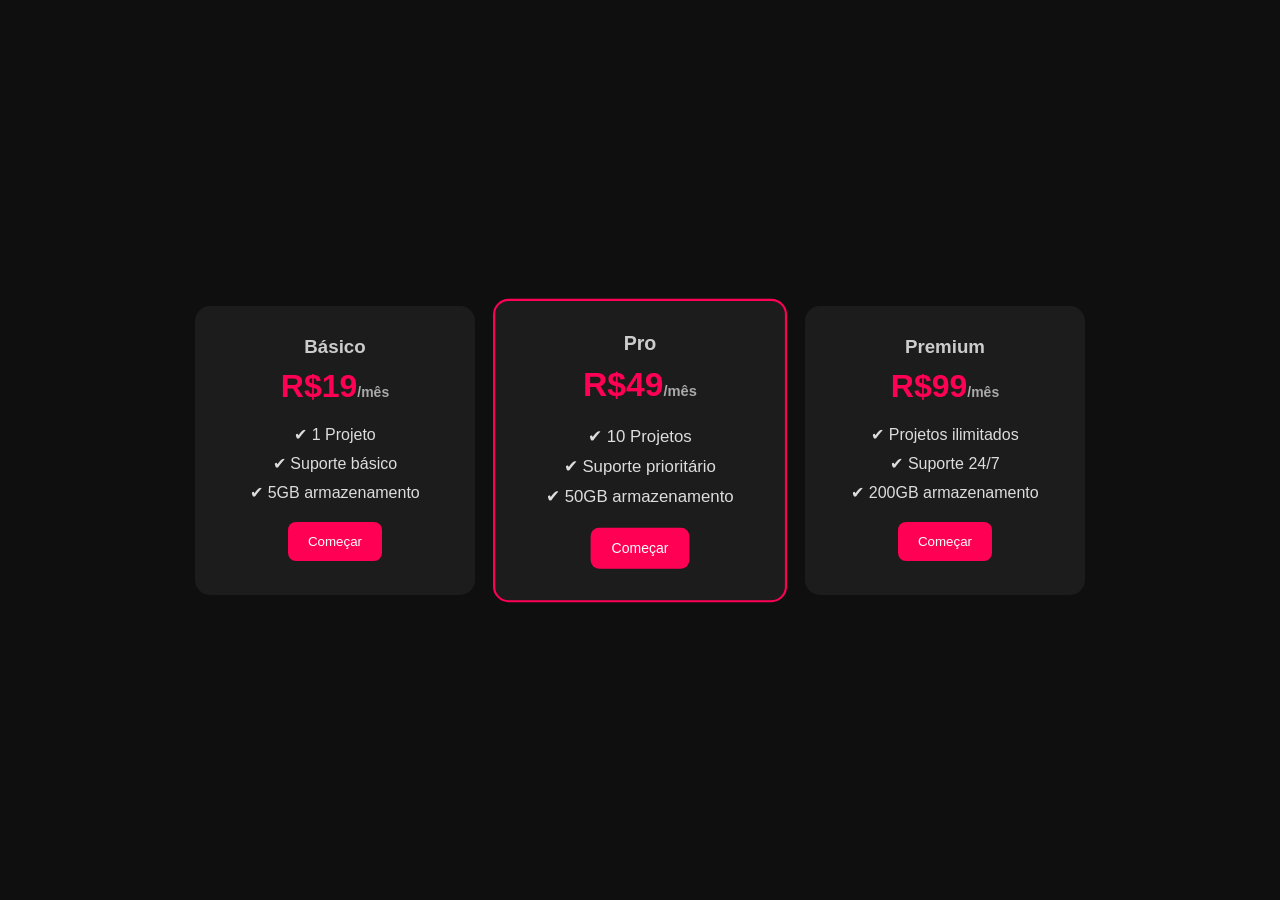
<file: index.html>
<!DOCTYPE html>
<html lang="pt-BR">
<head>
  <meta charset="UTF-8">
  <meta name="viewport" content="width=device-width, initial-scale=1.0">
  <title>Pricing Table</title>

  <link rel="stylesheet" href="style.css">
</head>
<body>

  <section class="pricing">

    <div class="card">
      <h3>Básico</h3>
      <h2>R$19<span>/mês</span></h2>

      <ul>
        <li>✔ 1 Projeto</li>
        <li>✔ Suporte básico</li>
        <li>✔ 5GB armazenamento</li>
      </ul>

      <button>Começar</button>
    </div>

    <div class="card popular">
      <h3>Pro</h3>
      <h2>R$49<span>/mês</span></h2>

      <ul>
        <li>✔ 10 Projetos</li>
        <li>✔ Suporte prioritário</li>
        <li>✔ 50GB armazenamento</li>
      </ul>

      <button>Começar</button>
    </div>

    <div class="card">
      <h3>Premium</h3>
      <h2>R$99<span>/mês</span></h2>

      <ul>
        <li>✔ Projetos ilimitados</li>
        <li>✔ Suporte 24/7</li>
        <li>✔ 200GB armazenamento</li>
      </ul>

      <button>Começar</button>
    </div>

  </section>

</body>
</html>
</file>
<file: style.css>
*{
  margin: 0;
  padding: 0;
  box-sizing: border-box;
  font-family: Arial, Helvetica, sans-serif;
}

body{
  background: #0f0f0f;
  color: white;
  min-height: 100vh;
  display: flex;
  justify-content: center;
  align-items: center;
}

/* container */
.pricing{
  display: flex;
  gap: 25px;
  flex-wrap: wrap;
  justify-content: center;
}

/* cards */
.card{
  background: #1c1c1c;
  width: 280px;
  padding: 30px;
  border-radius: 15px;
  text-align: center;

  transition: 0.3s;
}

.card:hover{
  transform: translateY(-10px);
  box-shadow: 0 10px 30px rgba(255, 0, 85, 0.3);
}

.card h3{
  color: #ccc;
  margin-bottom: 10px;
}

.card h2{
  font-size: 32px;
  margin-bottom: 20px;
  color: #ff0055;
}

.card h2 span{
  font-size: 14px;
  color: #aaa;
}

.card ul{
  list-style: none;
  margin-bottom: 20px;
}

.card ul li{
  margin: 10px 0;
  color: #ddd;
}


.card button{
  padding: 12px 20px;
  border: none;
  border-radius: 8px;

  background: #ff0055;
  color: white;

  cursor: pointer;
  transition: 0.3s;
}

.card button:hover{
  background: #ff3377;
}


.popular{
  border: 2px solid #ff0055;
  transform: scale(1.05);
}


@media(max-width: 900px){
  .popular{
    transform: scale(1);
  }
}
</file>
<file: p25.css>
*{
  margin: 0;
  padding: 0;
  box-sizing: border-box;
  font-family: Arial, Helvetica, sans-serif;
}

body{
  background: #0f0f0f;
  color: white;
  min-height: 100vh;
  display: flex;
  justify-content: center;
  align-items: center;
}

/* container */
.pricing{
  display: flex;
  gap: 25px;
  flex-wrap: wrap;
  justify-content: center;
}

/* cards */
.card{
  background: #1c1c1c;
  width: 280px;
  padding: 30px;
  border-radius: 15px;
  text-align: center;

  transition: 0.3s;
}

.card:hover{
  transform: translateY(-10px);
  box-shadow: 0 10px 30px rgba(255, 0, 85, 0.3);
}

.card h3{
  color: #ccc;
  margin-bottom: 10px;
}

.card h2{
  font-size: 32px;
  margin-bottom: 20px;
  color: #ff0055;
}

.card h2 span{
  font-size: 14px;
  color: #aaa;
}

.card ul{
  list-style: none;
  margin-bottom: 20px;
}

.card ul li{
  margin: 10px 0;
  color: #ddd;
}


.card button{
  padding: 12px 20px;
  border: none;
  border-radius: 8px;

  background: #ff0055;
  color: white;

  cursor: pointer;
  transition: 0.3s;
}

.card button:hover{
  background: #ff3377;
}


.popular{
  border: 2px solid #ff0055;
  transform: scale(1.05);
}


@media(max-width: 900px){
  .popular{
    transform: scale(1);
  }
}
</file>
